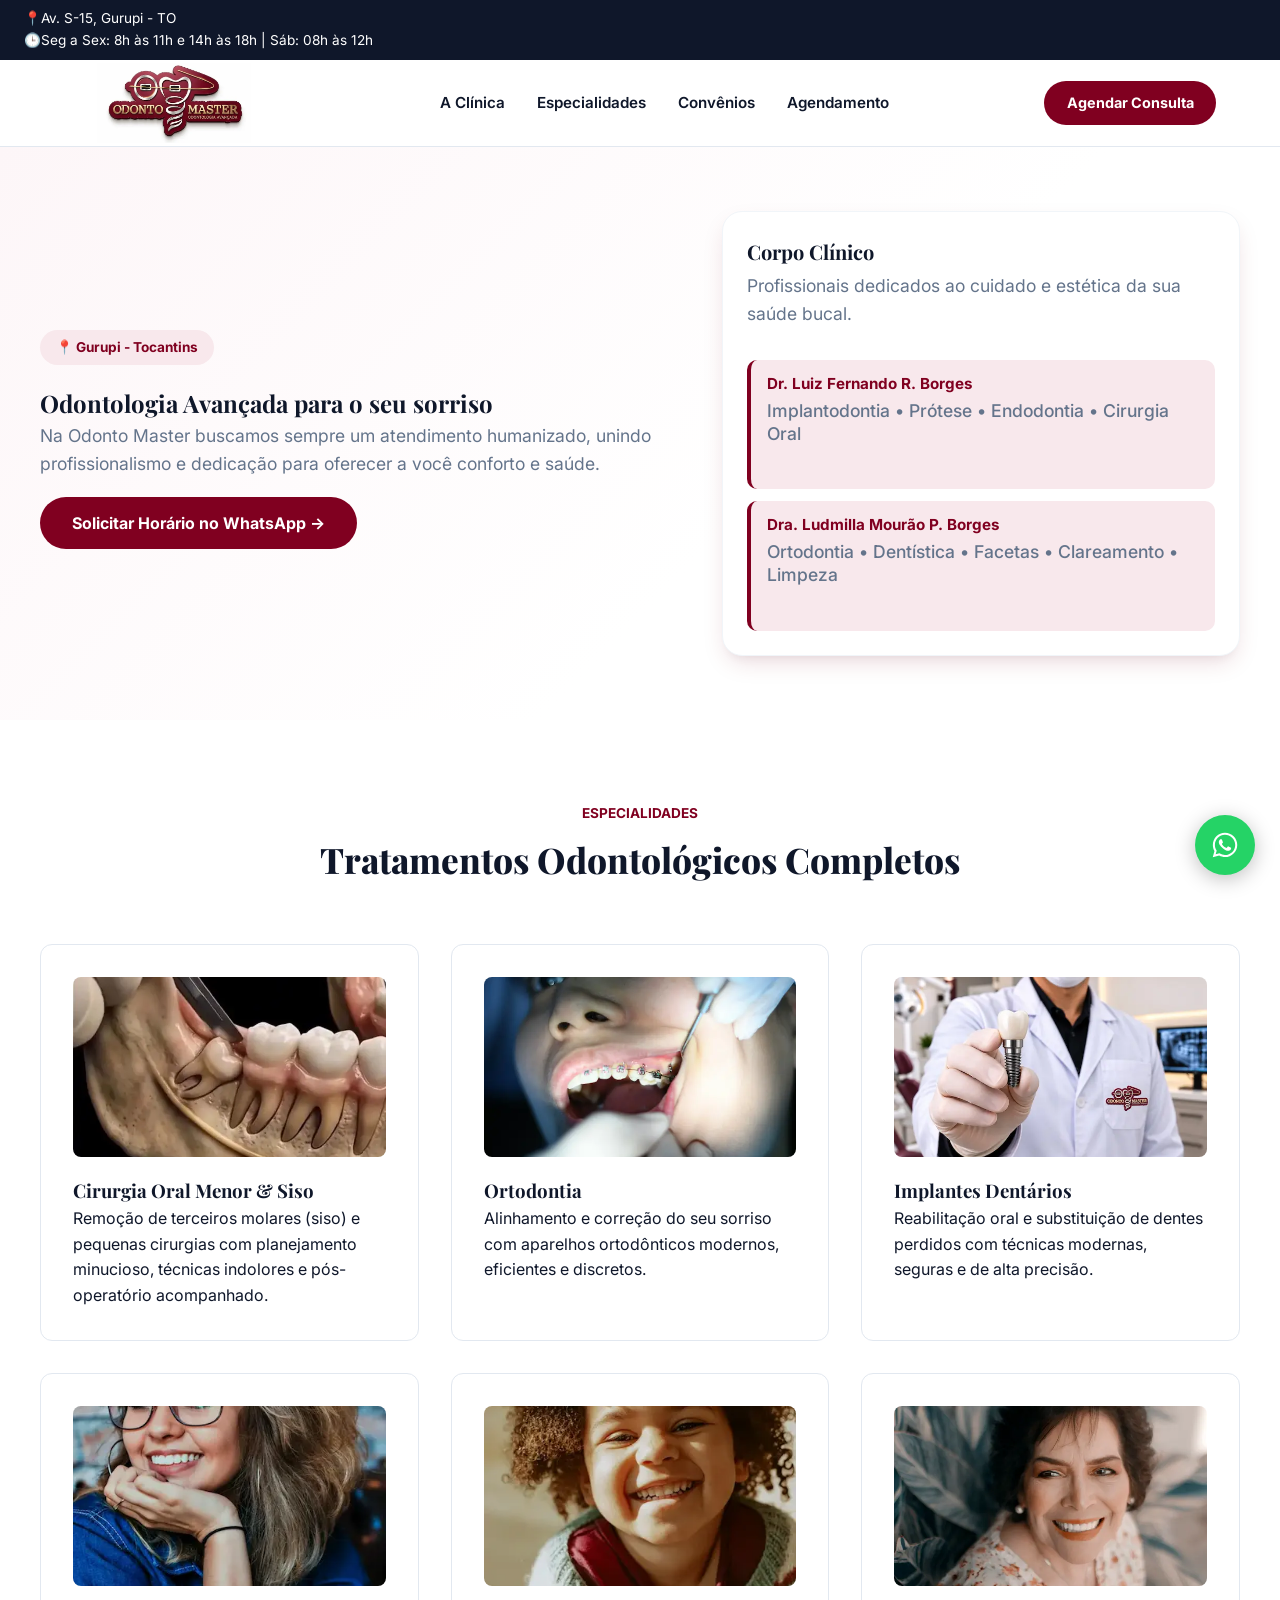
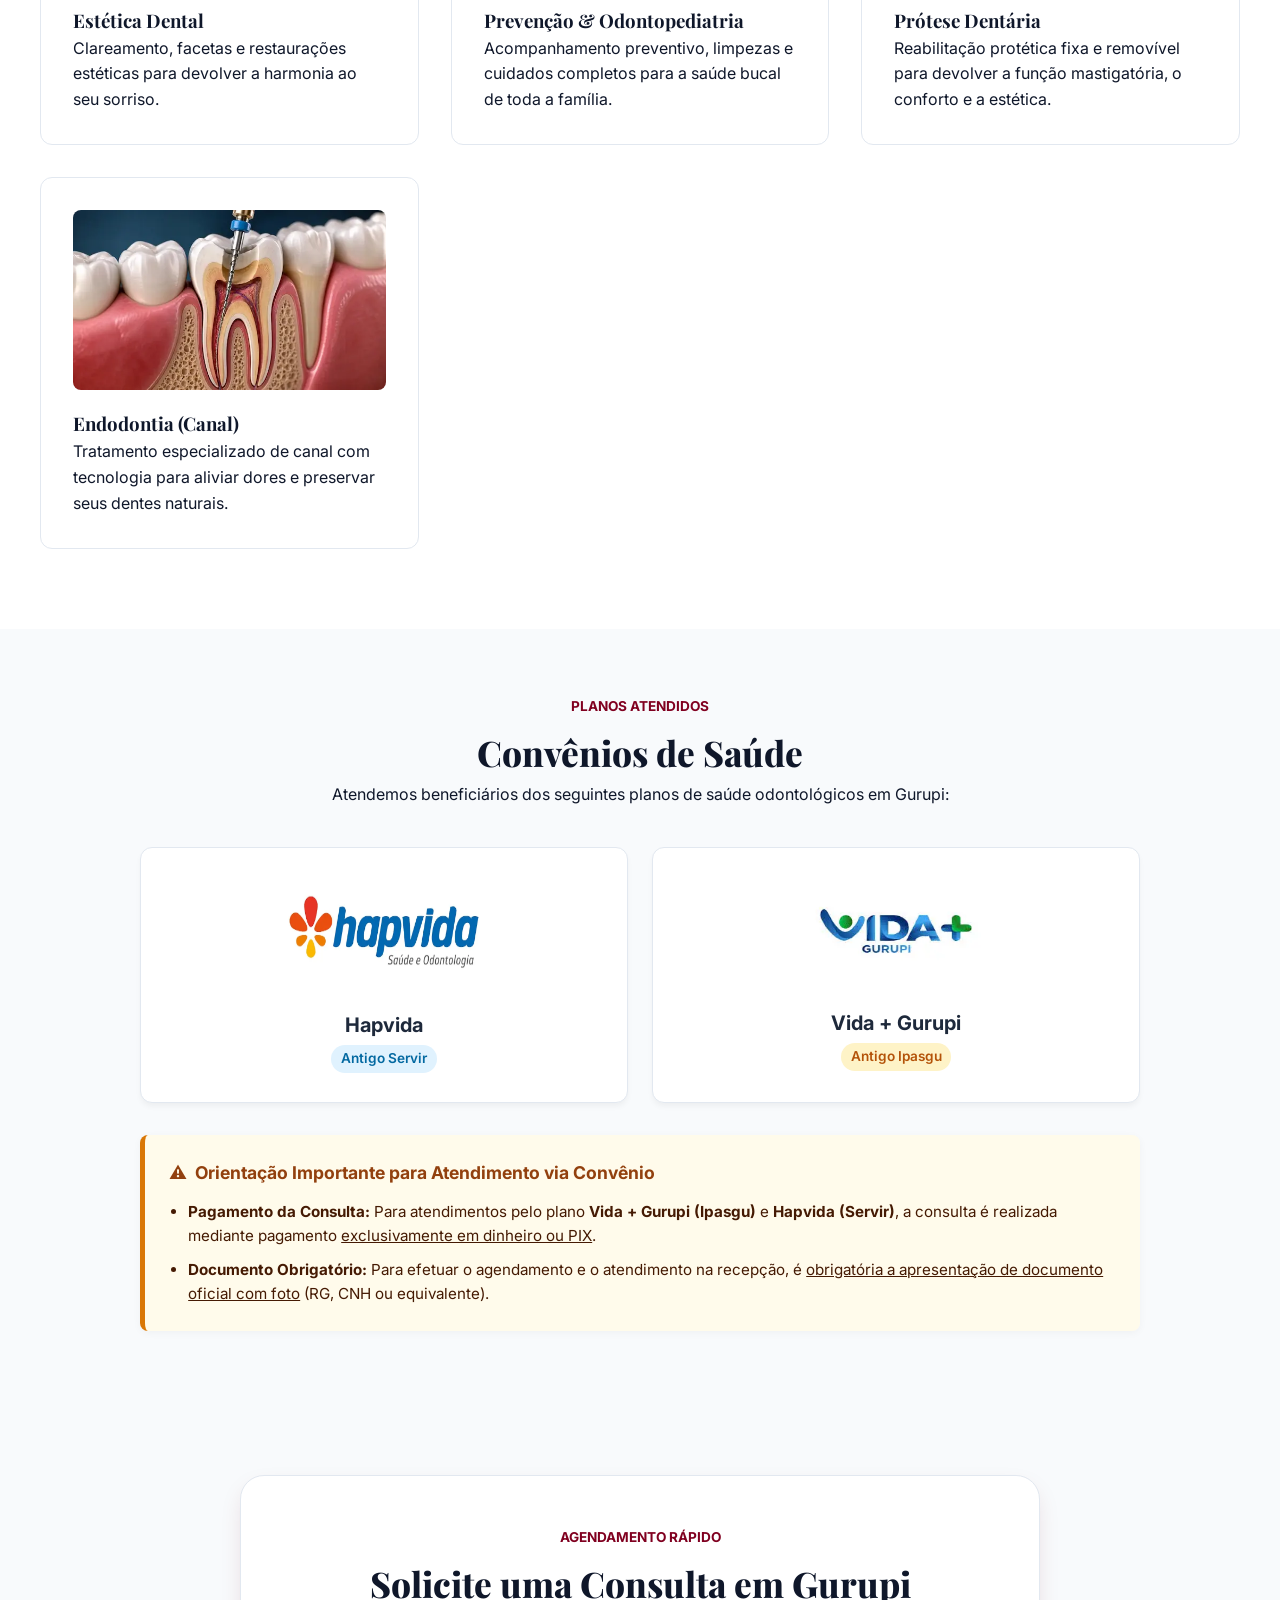
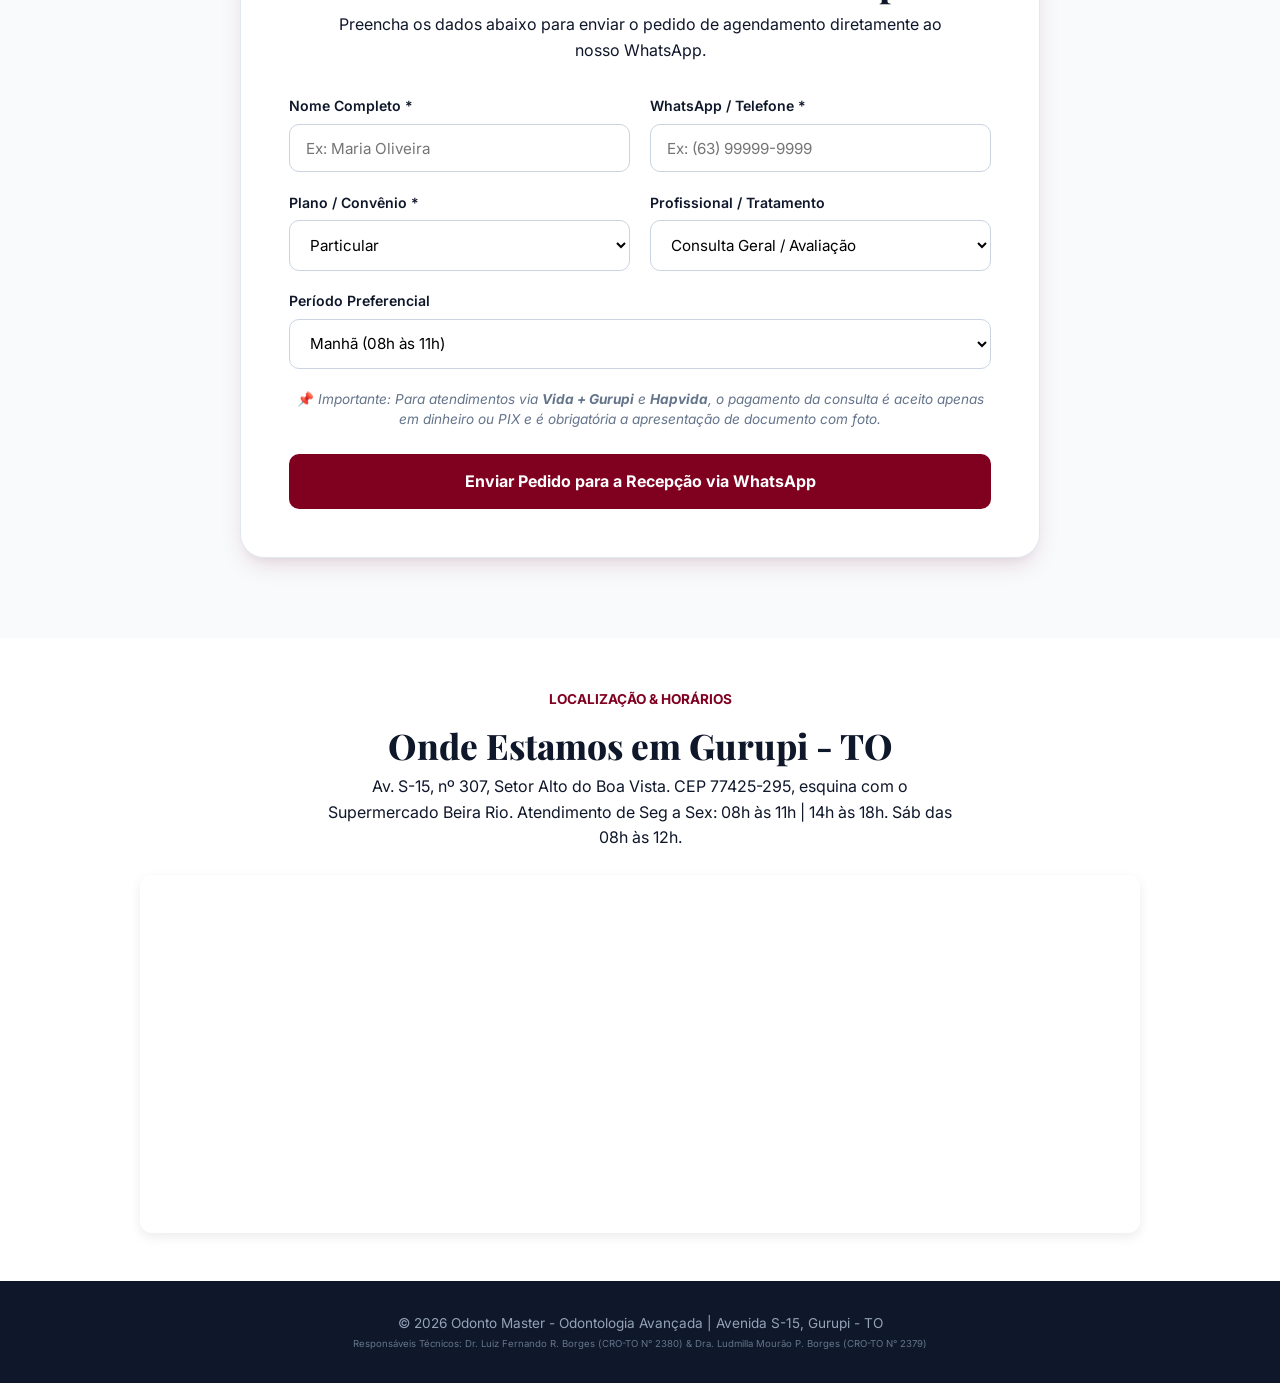
<file: index.html>
<!DOCTYPE html>
<html lang="pt-BR">
<head>
    <meta charset="UTF-8">
    <meta name="viewport" content="width=device-width, initial-scale=1.0">
    <title>Odonto Master Odontologia Avançada | Dentista em Gurupi - TO</title>

    <!-- Cor da Barra do Navegador Mobile -->
    <meta name="theme-color" content="#c59d5f">
    
    <!-- Preload da Logo para Prioridade de Carregamento (LCP Mobile) -->
    <link rel="preload" as="image" href="img/logo.webp" type="image/webp">

    <!-- Preconnect + Fontes Otimizadas Assíncronas -->
    <link rel="preconnect" href="https://fonts.googleapis.com">
    <link rel="preconnect" href="https://fonts.gstatic.com" crossorigin>
    <link rel="stylesheet" href="https://fonts.googleapis.com/css2?family=Inter:wght@400;600;700&family=Playfair+Display:wght@600;700&display=swap" media="print" onload="this.media='all'">

    <!-- Favicon e Ícones -->
    <link rel="icon" type="image/x-icon" href="img/favicon.ico">
    <link rel="icon" type="image/png" sizes="96x96" href="img/favicon-96x96.png">
    <link rel="icon" type="image/png" sizes="192x192" href="img/android-chrome-192x192.png">
    <link rel="icon" type="image/png" sizes="512x512" href="img/android-chrome-512x512.png">
    <link rel="apple-touch-icon" sizes="180x180" href="img/apple-touch-icon.png">
    <link rel="manifest" href="img/site.webmanifest">

    <!-- Meta Tags Principais -->
    <meta name="description" content="Clínica odontológica em Gurupi - TO na Av. S-15. Atendemos Hapvida (Servir) e Vida Mais (Ipasgu). Implantes, Ortodontia, Cirurgia do Siso, Estética e Prótese. Agende pelo WhatsApp!">
    <meta name="keywords" content="dentista gurupi, clinica odontologica gurupi, hapvida gurupi, servir gurupi, vida mais gurupi, ipasgu gurupi, implantes gurupi, aparelho ortodontico gurupi, odonto master">
    <meta name="robots" content="index, follow">
    <link rel="canonical" href="https://odontomastergpi.com.br/"> <!-- Site Odonto -->

    <!-- Open Graph (Facebook / WhatsApp) -->
    <meta property="og:type" content="website">
    <meta property="og:title" content="Odonto Master - Odontologia Avançada em Gurupi">
    <meta property="og:description" content="Estrutura moderna e atendimento humanizado na Av. S-15. Atendemos Hapvida e Vida Mais. Agende sua consulta!">
    <meta property="og:image" content="https://odontomastergpi.com.br/logo.jpg">
    <meta property="og:url" content="https://odontomastergpi.com.br/"> <!-- Meta Tags Principais -->

    <!-- Twitter Cards -->
    <meta name="twitter:card" content="summary_large_image">
    <meta name="twitter:title" content="Odonto Master - Odontologia Avançada em Gurupi">
    <meta name="twitter:description" content="Estrutura moderna e atendimento humanizado na Av. S-15. Agende sua consulta!">
    <meta name="twitter:image" content="https://odontomastergpi.com.br/logo.jpg">    

    <!-- Dados Estruturados Schema.org (SEO Local Avançado) -->
    <script type="application/ld+json">
        {
        "@context": "https://schema.org",
        "@type": "Dentist",
        "name": "Odonto Master - Odontologia Avançada",
        "image": "https://odontomastergpi.com.br/logo.jpg",
        "telephone": "+55-63-98445-6582",
        "url": "https://odontomastergpi.com.br/",
        "address": {
            "@type": "PostalAddress",
            "streetAddress": "Av. S-15, nº 307, Setor Alto do Boa Vista",
            "addressLocality": "Gurupi",
            "addressRegion": "TO",
            "postalCode": "77425-295",
            "addressCountry": "BR"
        },
        "geo": {
            "@type": "GeoCoordinates",
            "latitude": -11.7291081,
            "longitude": -49.0760822
        },
        "openingHoursSpecification": [
            {
                "@type": "OpeningHoursSpecification",
                "dayOfWeek": ["Monday", "Tuesday", "Wednesday", "Thursday", "Friday"],
                "opens": "08:00",
                "closes": "11:00"
            },
            {
                "@type": "OpeningHoursSpecification",
                "dayOfWeek": ["Monday", "Tuesday", "Wednesday", "Thursday", "Friday"],
                "opens": "14:00",
                "closes": "18:00"
            },
            {
                "@type": "OpeningHoursSpecification",
                "dayOfWeek": ["Saturday"],
                "opens": "08:00",
                "closes": "12:00"
            }
        ],
        "medicalSpecialty": [
            "Implantology",
            "Orthodontics",
            "Prosthodontics",
            "Endodontics",
            "Pediatric Dentistry",
            "Oral and Maxillofacial Surgery"
        ],
        "priceRange": "$$"
        }
    </script>

    <link rel="stylesheet" href="style.css">
    <script src="script.js" defer></script>
</head> 
<body>

    <div class="top-bar">
        <span>📍Av. S-15, Gurupi - TO</span> <br>
        <span>🕒Seg a Sex: 8h às 11h e 14h às 18h | Sáb: 08h às 12h</span>
    </div>

    <header>
        <div class="nav-container">
            <a href="#" class="logo" aria-label="Odonto Master - Página Inicial">
                <div class="logo-crop">
                    <img src="img/logo.webp" alt="Logo Odonto Master Odontologia Avançada" width="200" height="60" fetchpriority="high">
                </div>
            </a>
            <nav>
                <ul class="nav-links">
                    <li><a href="#equipe">A Clínica</a></li>
                    <li><a href="#especialidades">Especialidades</a></li>
                    <li><a href="#convenios">Convênios</a></li>
                    <li><a href="#agendamento">Agendamento</a></li>
                </ul>
            </nav>
            <a href="#agendamento" class="btn-header">Agendar Consulta</a>
        </div>
    </header>

    <main>
        <section class="hero">
            <div class="hero-container">
                <div>
                    <div class="tag-cro">📍 Gurupi - Tocantins</div>
                    <h1>Odontologia Avançada para o seu sorriso</h1>
                    <p>Na Odonto Master buscamos sempre um atendimento humanizado, unindo profissionalismo e dedicação para oferecer a você conforto e saúde.</p>
                    <a href="#agendamento" class="btn-header" style="padding: 1rem 2rem; font-size: 1rem;">Solicitar Horário no WhatsApp →</a>
                </div>

                <div class="hero-card" id="equipe">
                    <h3>Corpo Clínico</h3>
                    <p class="hero-card-subtitle">Profissionais dedicados ao cuidado e estética da sua saúde bucal.</p>
                    
                    <div class="doctors-wrapper">
                        <div class="doctor-box">
                            <h4>Dr. Luiz Fernando R. Borges</h4>
                            <p class="specialties">Implantodontia • Prótese • Endodontia • Cirurgia Oral</p>
                        </div>

                        <div class="doctor-box">
                            <h4>Dra. Ludmilla Mourão P. Borges</h4>
                            <p class="specialties">Ortodontia • Dentística • Facetas • Clareamento • Limpeza</p>
                        </div>
                    </div>
                </div>
            </div>
        </section>

        <section id="especialidades">
            <div class="section-header">
                <span>Especialidades</span>
                <h2>Tratamentos Odontológicos Completos</h2>
            </div>

            <div class="grid-3">
                <div class="card" id="cirurgia-siso">
                    <div class="card-img">
                        <img src="img/siso.webp" alt="Cirurgia Oral Menor e Remoção do Terceiro Molar (Siso)" width="400" height="260" loading="lazy" decoding="async">
                    </div>
                    <h3>Cirurgia Oral Menor & Siso</h3>
                    <p>Remoção de terceiros molares (siso) e pequenas cirurgias com planejamento minucioso, técnicas indolores e pós-operatório acompanhado.</p>
                </div>

                <div class="card">
                    <div class="card-img">
                        <img src="img/aparelho.webp" alt="Aparelho ortodôntico e alinhamento dental" width="400" height="260" loading="lazy" decoding="async">
                    </div>
                    <h3>Ortodontia</h3>
                    <p>Alinhamento e correção do seu sorriso com aparelhos ortodônticos modernos, eficientes e discretos.</p>
                </div>

                <div class="card">
                    <div class="card-img">
                        <img src="img/implante.webp" alt="Procedimento de implante e reabilitação oral" width="400" height="260" loading="lazy" decoding="async">
                    </div>
                    <h3>Implantes Dentários</h3>
                    <p>Reabilitação oral e substituição de dentes perdidos com técnicas modernas, seguras e de alta precisão.</p>
                </div>

                <div class="card">
                    <div class="card-img">
                        <img src="img/jovem_sorrindo.webp" alt="Paciente com sorriso saudável após estética dental" width="400" height="260" loading="lazy" decoding="async">
                    </div>
                    <h3>Estética Dental</h3>
                    <p>Clareamento, facetas e restaurações estéticas para devolver a harmonia ao seu sorriso.</p>
                </div>

                <div class="card">
                    <div class="card-img">
                        <img src="img/crianca_sorrindo.webp" alt="Criança sorrindo em atendimento de odontopediatria" width="400" height="260" loading="lazy" decoding="async">
                    </div>
                    <h3>Prevenção & Odontopediatria</h3>
                    <p>Acompanhamento preventivo, limpezas e cuidados completos para a saúde bucal de toda a família.</p>
                </div>

                <div class="card">
                    <div class="card-img">
                        <img src="img/idoso_sorrindo.webp" alt="Paciente sorrindo com reabilitação por prótese dentária" width="400" height="260" loading="lazy" decoding="async">
                    </div>
                    <h3>Prótese Dentária</h3>
                    <p>Reabilitação protética fixa e removível para devolver a função mastigatória, o conforto e a estética.</p>
                </div>

                <div class="card">
                    <div class="card-img">
                        <img src="img/canal.webp" alt="Tratamento de canal e endodontia especializada" width="400" height="260" loading="lazy" decoding="async">
                    </div>
                    <h3>Endodontia (Canal)</h3>
                    <p>Tratamento especializado de canal com tecnologia para aliviar dores e preservar seus dentes naturais.</p>
                </div>
            </div>
        </section>

        <!-- SEÇÃO DE CONVÊNIOS E PLANOS DE SAÚDE -->
        <section id="convenios" class="convenios-section" style="padding: 4rem 1rem; background-color: #f8fafc;">
            <div style="max-width: 1000px; margin: 0 auto;">
                <div class="section-header" style="text-align: center; margin-bottom: 2.5rem;">
                    <span>Planos Atendidos</span>
                    <h2>Convênios de Saúde</h2>
                    <p>Atendemos beneficiários dos seguintes planos de saúde odontológicos em Gurupi:</p>
                </div>

                <div style="display: grid; grid-template-columns: repeat(auto-fit, minmax(280px, 1fr)); gap: 1.5rem; margin-bottom: 2rem;">
                    <div style="background: #ffffff; border: 1px solid #e2e8f0; border-radius: 12px; padding: 1.8rem; text-align: center; box-shadow: 0 4px 6px -1px rgba(0,0,0,0.05);">
                        <div style="font-size: 2rem; margin-bottom: 0.5rem;">
                            <img src="img/hapvida.webp" alt="Logo do plano de saúde Hapvida Odonto" width="200" height="110" loading="lazy" decoding="async">
                        </div>
                        <h3 style="font-size: 1.25rem; font-weight: 700; color: #1e293b; margin-bottom: 0.25rem;">Hapvida</h3>
                        <span style="display: inline-block; background-color: #e0f2fe; color: #0369a1; font-size: 0.85rem; padding: 0.2rem 0.6rem; border-radius: 20px; font-weight: 600;">Antigo Servir</span>
                    </div>

                    <div style="background: #ffffff; border: 1px solid #e2e8f0; border-radius: 12px; padding: 1.8rem; text-align: center; box-shadow: 0 4px 6px -1px rgba(0,0,0,0.05);">
                        <div style="font-size: 2rem; margin-bottom: 0.5rem;">
                            <img src="img/vida.webp" alt="Logo do plano de saúde Vida Mais Gurupi antigo Ipasgu" width="220" height="108" loading="lazy" decoding="async">
                        </div>
                        <h3 style="font-size: 1.25rem; font-weight: 700; color: #1e293b; margin-bottom: 0.25rem;">Vida + Gurupi</h3>
                        <span style="display: inline-block; background-color: #fef3c7; color: #b45309; font-size: 0.85rem; padding: 0.2rem 0.6rem; border-radius: 20px; font-weight: 600;">Antigo Ipasgu</span>
                    </div>
                </div>

                <!-- Caixa de Alerta sobre Regras do Atendimento -->
                <div style="background-color: #fffbebf5; border-left: 5px solid #d97706; border-radius: 8px; padding: 1.5rem; box-shadow: 0 2px 8px rgba(0,0,0,0.04);">
                    <h4 style="color: #92400e; font-size: 1.1rem; font-weight: 700; margin-bottom: 0.8rem; display: flex; align-items: center; gap: 0.5rem;">
                        <span>⚠️</span> Orientação Importante para Atendimento via Convênio
                    </h4>
                    <ul style="color: #451a03; font-size: 0.95rem; line-height: 1.6; margin-left: 1.2rem; display: flex; flex-direction: column; gap: 0.6rem;">
                        <li>
                            <strong>Pagamento da Consulta:</strong> Para atendimentos pelo plano <strong>Vida + Gurupi (Ipasgu)</strong> e <strong>Hapvida (Servir)</strong>, a consulta é realizada mediante pagamento <u>exclusivamente em dinheiro ou PIX</u>.
                        </li>
                        <li>
                            <strong>Documento Obrigatório:</strong> Para efetuar o agendamento e o atendimento na recepção, é <u>obrigatória a apresentação de documento oficial com foto</u> (RG, CNH ou equivalente).
                        </li>
                    </ul>
                </div>
            </div>
        </section>

        <section class="booking-section" id="agendamento">
            <div class="booking-box">
                <div class="section-header" style="margin-bottom: 2rem;">
                    <span>Agendamento Rápido</span>
                    <h2>Solicite uma Consulta em Gurupi</h2>
                    <p>Preencha os dados abaixo para enviar o pedido de agendamento diretamente ao nosso WhatsApp.</p>
                </div>

                <form onsubmit="handleFormSubmit(event)">
                    <div class="form-grid">
                        <div class="form-group">
                            <label for="nome">Nome Completo *</label>
                            <input type="text" id="nome" name="nome" placeholder="Ex: Maria Oliveira" required>
                        </div>

                        <div class="form-group">
                            <label for="telefone">WhatsApp / Telefone *</label>
                            <input type="tel" id="telefone" name="telefone" placeholder="Ex: (63) 99999-9999" required>
                        </div>

                        <div class="form-group">
                            <label for="convenio">Plano / Convênio *</label>
                            <select id="convenio" name="convenio" required>
                                <option value="Particular">Particular</option>
                                <option value="Hapvida (Servir)">Hapvida (Antigo Servir)</option>
                                <option value="Vida Mais (Ipasgu)">Vida + Gurupi (Antigo Ipasgu)</option>
                            </select>
                        </div>

                        <div class="form-group">
                            <label for="tratamento">Profissional / Tratamento</label>
                            <select id="tratamento" name="tratamento">
                                <option>Consulta Geral / Avaliação</option>
                                <option>Cirurgia Oral Menor / Remoção de Siso</option>
                                <option>Implantes Dentários</option>
                                <option>Ortodontia / Aparelho</option>
                                <option>Estética / Facetas / Clareamento</option>
                                <option>Prótese / Endodontia (Canal)</option>
                                <option>Prevenção / Limpeza</option>
                            </select>
                        </div>

                        <div class="form-group col-span-2">
                            <label for="periodo">Período Preferencial</label>
                            <select id="periodo" name="periodo">
                                <option>Manhã (08h às 11h)</option>
                                <option>Tarde (14h às 18h)</option>
                            </select>
                        </div>
                    </div>

                    <p class="form-notice">
                        📌 <i>Importante: Para atendimentos via <b>Vida + Gurupi</b> e <b>Hapvida</b>, o pagamento da consulta é aceito apenas em dinheiro ou PIX e é obrigatória a apresentação de documento com foto.</i>
                    </p>

                    <button type="submit" class="btn-submit">Enviar Pedido para a Recepção via WhatsApp</button>
                </form>
            </div>
        </section>

        <section class="location-section" id="localizacao" style="padding: 3rem 1rem; text-align: center;">
            <div class="section-header" style="margin-bottom: 1.5rem;">
                <span>Localização & Horários</span>
                <h2>Onde Estamos em Gurupi - TO</h2>
                <p>Av. S-15, nº 307, Setor Alto do Boa Vista. CEP 77425-295, esquina com o Supermercado Beira Rio. Atendimento de Seg a Sex: 08h às 11h | 14h às 18h. Sáb das 08h às 12h.</p>
            </div>
            <div style="max-width: 1000px; margin: 0 auto; overflow: hidden; border-radius: 12px; box-shadow: 0 4px 12px rgba(0,0,0,0.08);">
                <iframe 
                    title="Localização da Odonto Master no Google Maps"
                    src="https://www.google.com/maps/embed?pb=!1m18!1m12!1m3!1d3942.5!2d-49.0760822!3d-11.7291081!2m3!1f0!2f0!3f0!3m2!1i1024!2i768!4f13.1!3m3!1m2!1s0x933e95539b6655d7%3A0x6932ccf6da89676a!2sOdonto%20Master!5e0!3m2!1spt-BR!2sbr" 
                    width="100%" 
                    height="350" 
                    style="border:0;" 
                    allowfullscreen="" 
                    loading="lazy" 
                    referrerpolicy="no-referrer-when-downgrade">
                </iframe>
            </div>
        </section>
    </main>

    <a href="https://wa.me/5563984456582?text=Olá,%20gostaria%20de%20agendar%20uma%20consulta%20na%20Odonto%20Master%20em%20Gurupi!" 
        class="whatsapp-float" 
        target="_blank" 
        rel="noopener noreferrer" 
        aria-label="Falar pelo WhatsApp com a recepção da Odonto Master">
            <svg xmlns="http://www.w3.org/2000/svg" viewBox="0 0 448 512" width="28" height="28" fill="#ffffff">
                <path d="M380.9 97.1C339 55.1 283.2 32 223.9 32c-122.4 0-222 99.6-222 222 0 39.1 10.2 77.3 29.6 111L0 480l117.7-30.9c32.4 17.7 68.9 27 106.1 27h.1c122.3 0 224.1-99.6 224.1-222 0-59.3-25.2-115-67.1-157zm-157 341.6c-33.2 0-65.7-8.9-94-25.7l-6.7-4-69.8 18.3 18.6-68.1-4.4-7c-18.5-29.4-28.2-63.3-28.2-98.2 0-101.7 82.8-184.5 184.6-184.5 49.3 0 95.6 19.2 130.4 54.1 34.8 34.9 56.2 81.2 56.1 130.5 0 101.8-84.9 184.6-186.6 184.6zm101.2-138.2c-5.5-2.8-32.8-16.2-37.9-18.1-5.1-1.9-8.8-2.8-12.5 2.8-3.7 5.6-14.3 18.1-17.6 21.8-3.2 3.7-6.5 4.2-12 1.4-32.6-16.3-54-29.1-75.5-66-5.7-9.8 5.7-9.1 16.3-30.3 1.8-3.7.9-6.9-.5-9.7-1.4-2.8-12.5-30.1-17.1-41.2-4.5-10.8-9.1-9.3-12.5-9.5-3.2-.2-6.9-.2-10.6-.2-3.7 0-9.7 1.4-14.8 6.9-5.1 5.6-19.4 19-19.4 46.3 0 27.3 19.9 53.7 22.6 57.4 2.8 3.7 39.1 59.7 94.8 83.8 35.2 15.2 49 16.5 66.6 13.9 10.7-1.6 32.8-13.4 37.4-26.4 4.6-13 4.6-24.1 3.2-26.4-1.3-2.5-5-3.9-10.5-6.6z"/>
            </svg>
    </a>

    <footer>
        <p>© 2026 Odonto Master - Odontologia Avançada | Avenida S-15, Gurupi - TO</p>
        <p style="margin-top: 0.1rem; font-size: 0.6rem; color: #64748B;">
            Responsáveis Técnicos: Dr. Luiz Fernando R. Borges (CRO-TO N° 2380) & Dra. Ludmilla Mourão P. Borges (CRO-TO N° 2379)
        </p>
    </footer>
</body>
</html>
</file>
<file: style.css>
:root {
    --font-title: 'Playfair Display', serif;
    --font-body: 'Inter', sans-serif;
    
    --primary: #800020;
    --primary-dark: #500014;
    --primary-light: #F8E8EC;
    --text-dark: #0F172A;
    --text-muted: #64748B;
    --bg-light: #F8FAFC;
    --white: #FFFFFF;
    --shadow: 0 10px 25px -5px rgba(128, 0, 32, 0.15), 0 8px 10px -6px rgba(0, 0, 0, 0.05);
    --radius: 12px;
}

* {
    margin: 0;
    padding: 0;
    box-sizing: border-box;
    font-family: var(--font-body);
    scroll-behavior: smooth;
}

body {
    color: var(--text-dark);
    background-color: var(--white);
    line-height: 1.6;
}

.top-bar {
    background: var(--text-dark);
    color: var(--white);
    font-size: 0.85rem;
    padding: 0.5rem 1.5rem;

    justify-content: space-between;
    align-items: center;
}

header {
    position: sticky;
    top: 0;
    background: rgba(255, 255, 255, 0.96);
    backdrop-filter: blur(10px);
    border-bottom: 1px solid #E2E8F0;
    z-index: 1000;
}

.nav-container {
    max-width: 1200px;
    margin: 0 auto;
    display: flex;
    justify-content: space-between;
    align-items: center;
    padding: 0.2rem 1.5rem;
}

.logo {
    display: flex;
    align-items: center;
    text-decoration: none;
}

.logo-crop {
    height: 80px;
    width: 220px;
    overflow: hidden;
    display: flex;
    align-items: center;
    justify-content: center;
}

.logo-crop img {
    height: 160px;
    width: auto;
    max-width: none;
    mix-blend-mode: multiply;
}

.nav-links {
    display: flex;
    gap: 2rem;
    list-style: none;
}

.nav-links a {
    text-decoration: none;
    color: var(--text-dark);
    font-weight: 600;
    font-size: 0.95rem;
}

.btn-header {
    background-color: var(--primary);
    color: var(--white);
    padding: 0.65rem 1.4rem;
    border-radius: 50px;
    text-decoration: none;
    font-weight: 700;
    font-size: 0.9rem;
    transition: all 0.3s;
}

.btn-header:hover {
    background-color: var(--primary-dark);
}

/* HERO SECTION */
.hero {
    background: linear-gradient(135deg, #FDF6F8 0%, #FFFFFF 60%);
    padding: 4rem 1.5rem;
}

.hero-container {
    max-width: 1200px;
    margin: 0 auto;
    display: grid;
    grid-template-columns: 1.1fr 0.9fr;
    gap: 3rem;
    align-items: center;
}

.tag-cro {
    display: inline-block;
    background: var(--primary-light);
    color: var(--primary);
    padding: 0.4rem 1rem;
    border-radius: 30px;
    font-size: 0.85rem;
    font-weight: 700;
    margin-bottom: 1.2rem;
}

.hero h1, 
.section-header h2, 
.card h3, 
.hero-card h3 {
    font-family: var(--font-title);
}

.hero h1 span {
    font-family: var(--font-title);
    color: var(--primary);
    font-style: italic;
}

.hero p {
    font-size: 1.1rem;
    color: var(--text-muted);
    margin-bottom: 2rem;
}

.hero-card {
    background: var(--white);
    border-radius: 20px;
    padding: 1.5rem;
    box-shadow: var(--shadow);
    border: 1px solid #F1F5F9;
}

.hero-card h3 {
    font-size: 1.25rem;
    margin-bottom: 0.25rem;
}

.hero-card-subtitle {
    color: var(--text-muted);
    font-size: 0.85rem;
    margin-bottom: 1rem;
}

.doctors-wrapper {
    display: flex;
    flex-direction: column;
    gap: 0.75rem;
}

.doctor-box {
    background: var(--primary-light);
    padding: 0.75rem 1rem;
    border-radius: 10px;
    border-left: 4px solid var(--primary);
}

.doctor-box h4 {
    font-weight: 700;
    color: var(--primary);
    font-size: 0.95rem;
    margin-bottom: 0.2rem;
}

.specialties {
    font-size: 0.82rem;
    color: #475569;
    font-weight: 500;
    line-height: 1.3;
}

/* SEÇÕES GERAIS E CARDS DE ESPECIALIDADES */
section {
    padding: 5rem 1.5rem;
}

.section-header {
    text-align: center;
    max-width: 650px;
    margin: 0 auto 3.5rem;
}

.section-header span {
    color: var(--primary);
    font-weight: 700;
    font-size: 0.85rem;
    text-transform: uppercase;
}

.section-header h2 {
    font-size: 2.2rem;
    font-weight: 800;
    margin-top: 0.4rem;
}

.grid-3 {
    display: grid;
    grid-template-columns: repeat(3, 1fr);
    gap: 2rem;
    max-width: 1200px;
    margin: 0 auto;
}

.card {
    background: var(--white);
    padding: 2rem;
    border-radius: var(--radius);
    border: 1px solid #E2E8F0;
    transition: transform 0.3s;
}

.card-img {
    width: 100%;
    height: 180px;
    overflow: hidden;
    border-radius: 8px;
    margin-bottom: 1.2rem;
}

.card-img img {
    width: 100%;
    height: 100%;
    object-fit: cover;
    transition: transform 0.3s ease;
}

.card:hover .card-img img {
    transform: scale(1.05);
}

.card:hover {
    transform: translateY(-5px);
    border-color: var(--primary);
}

.card-icon {
    font-size: 2rem;
    margin-bottom: 1rem;
}

/* FORMULÁRIO DE AGENDAMENTO */
.booking-section {
    background: var(--bg-light);
}

.booking-box {
    max-width: 800px;
    margin: 0 auto;
    background: var(--white);
    border-radius: 24px;
    padding: 3rem;
    border: 1px solid #E2E8F0;
    box-shadow: var(--shadow);
}

.form-grid {
    display: grid;
    grid-template-columns: repeat(2, 1fr);
    gap: 1.2rem;
}

.form-group {
    display: flex;
    flex-direction: column;
    gap: 0.4rem;
}

.form-group.full,
.form-group.col-span-2 {
    grid-column: span 2;
}

label {
    font-weight: 600;
    font-size: 0.88rem;
    color: var(--text-dark);
}

input, select {
    padding: 0.85rem 1rem;
    border: 1px solid #CBD5E1;
    border-radius: 10px;
    font-size: 0.95rem;
    outline: none;
    width: 100%;
    background-color: var(--white);
    transition: border-color 0.2s, box-shadow 0.2s;
}

input:focus, select:focus {
    border-color: var(--primary);
    box-shadow: 0 0 0 3px var(--primary-light);
}

.form-notice {
    font-size: 0.85rem;
    color: var(--text-muted);
    margin-top: 1.25rem;
    margin-bottom: 1rem;
    text-align: center;
    line-height: 1.5;
}

.btn-submit {
    background: var(--primary);
    color: var(--white);
    border: none;
    padding: 1.1rem;
    border-radius: 10px;
    font-weight: 700;
    font-size: 1rem;
    cursor: pointer;
    width: 100%;
    margin-top: 0.5rem;
    transition: background 0.3s, transform 0.1s;
}

.btn-submit:hover {
    background: var(--primary-dark);
}

/* WHATSAPP FLOAT E FOOTER */
.whatsapp-float {
    position: fixed;
    bottom: 25px;
    right: 25px;
    background: #25D366;
    color: white;
    width: 60px;
    height: 60px;
    border-radius: 50%;
    display: flex;
    align-items: center;
    justify-content: center;
    font-size: 30px;
    box-shadow: 0 4px 20px rgba(0,0,0,0.25);
    text-decoration: none;
    z-index: 9999;
}

footer {
    background: var(--text-dark);
    color: #94A3B8;
    padding: 2rem 1.5rem;
    text-align: center;
    font-size: 0.85rem;
}

/* MEDIA QUERIES RESPONSIVAS */
@media (max-width: 992px) {
    .grid-3 {
        grid-template-columns: repeat(2, 1fr);
    }
}

@media (max-width: 768px) {
    .grid-3 {
        grid-template-columns: 1fr;
    }

    .top-bar {
        padding: 0.35rem 0.8rem;
        font-size: 0.75rem;
        background-color: #0F172A;
    }

    .top-bar .container,
    .top-bar-container {
        display: flex;
        justify-content: center;
        align-items: center;
        gap: 0.8rem;
        flex-wrap: wrap;
        text-align: center;
    }

    .top-bar .hide-mobile,
    .top-bar-hours {
        display: none;
    }

    .nav-container {
        padding: 0.4rem 0.8rem;
    }

    .nav-links {
        display: none;
    }

    .logo-crop {
        height: 47px;
        width: 145px;
        justify-content: flex-start;
    }

    .logo-crop img {
        height: 105px;
    }

    header .btn-header {
        padding: 0.5rem 0.75rem;
        font-size: 0.78rem;
        width: auto;
        white-space: nowrap;
    }

    .hero-container {
        grid-template-columns: 1fr;
        gap: 2rem;
    }

    .hero a.btn-header {
        display: block;
        width: 100%;
        text-align: center;
        padding: 0.85rem 1rem !important;
        font-size: 0.9rem !important;
        box-sizing: border-box;
        border-radius: 50px;
    }

    /* FIXES DO FORMULÁRIO NO MOBILE */
    .booking-box {
        padding: 1.5rem 1rem; /* Reduz o padding interno no celular */
    }

    .form-grid {
        grid-template-columns: 1fr; /* Força 1 coluna única no mobile */
        gap: 1rem;
    }

    .form-group.full,
    .form-group.col-span-2 {
        grid-column: span 1; /* Força o campo Período/Convênio a ocupar 1 coluna normal */
    }

    input, select {
        font-size: 1rem; /* Previne o zoom automático do iOS Safari ao focar no campo */
    }

    .section-header{
        font-size: small;
    }

    footer {
    background: var(--text-dark);
    color: #94A3B8;
    padding: 1rem 1.5rem;
    text-align: center;
    font-size: 0.54rem;
}
}
</file>
